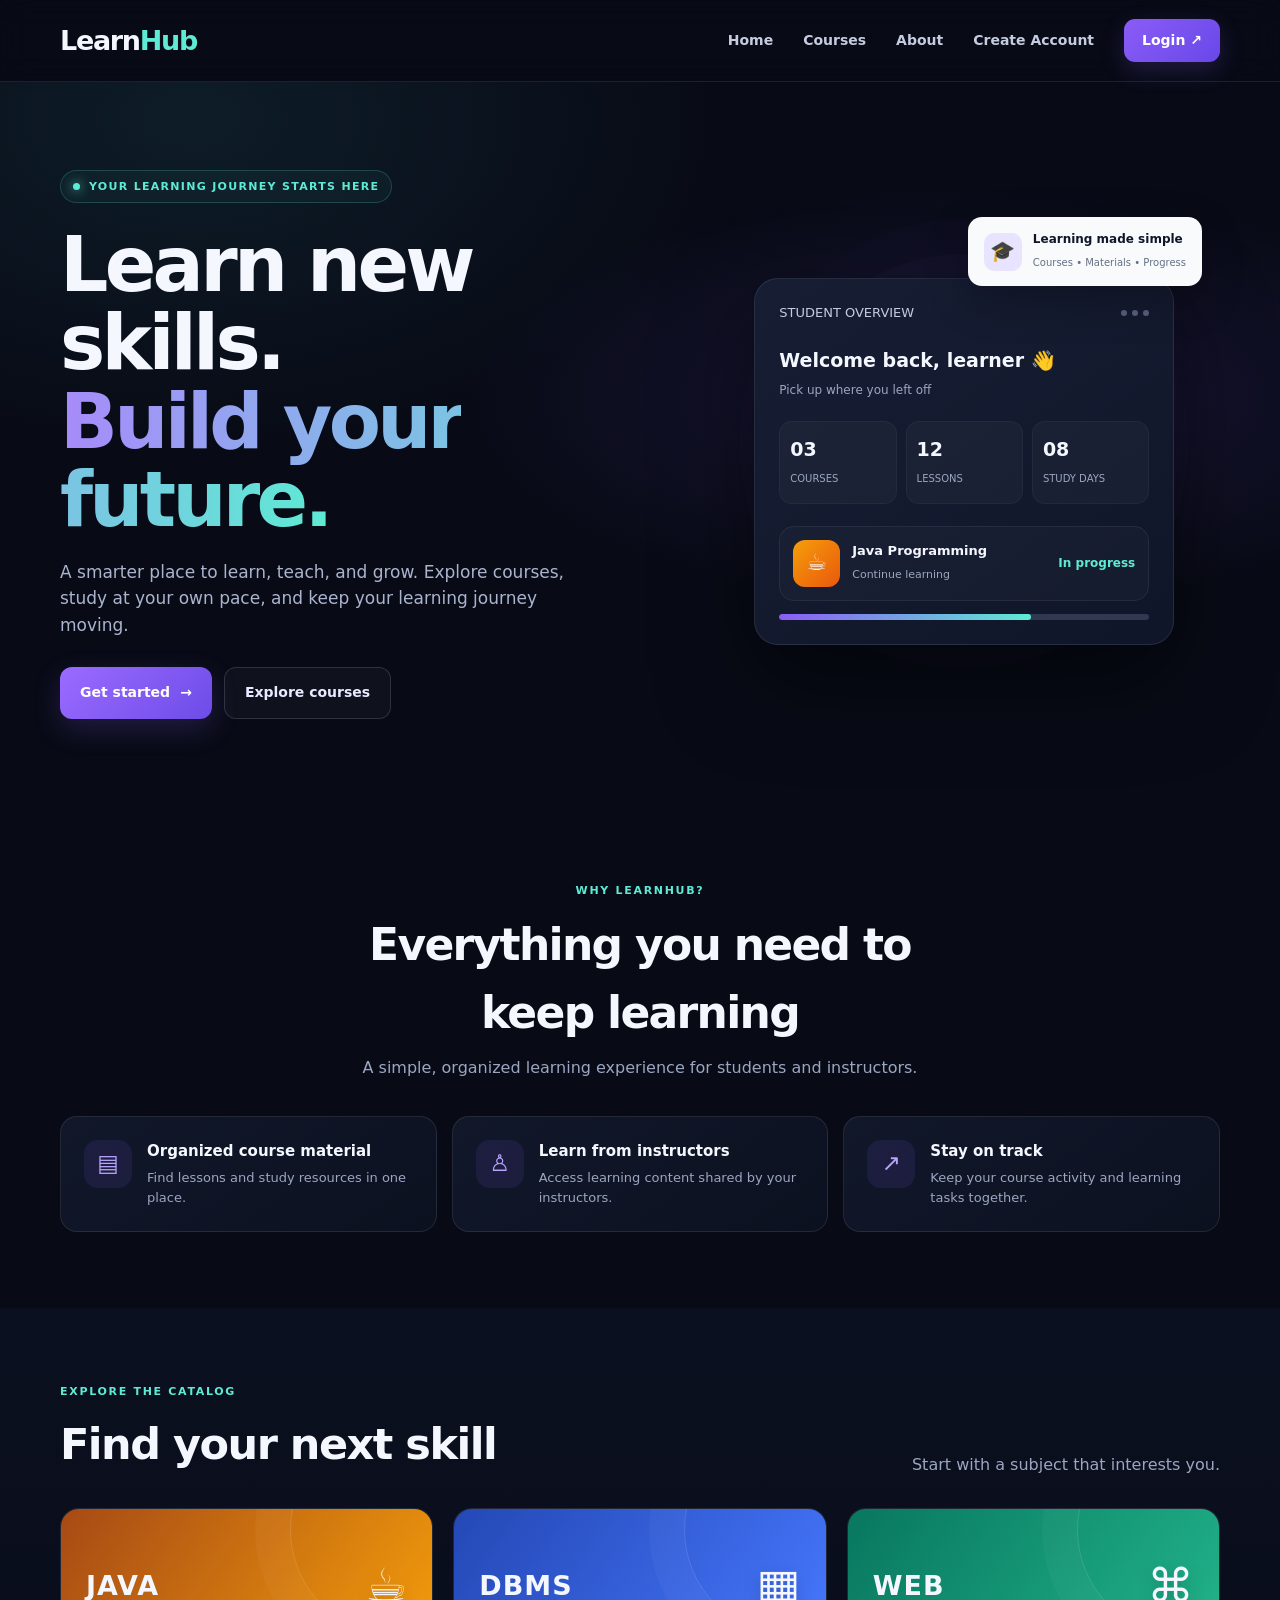
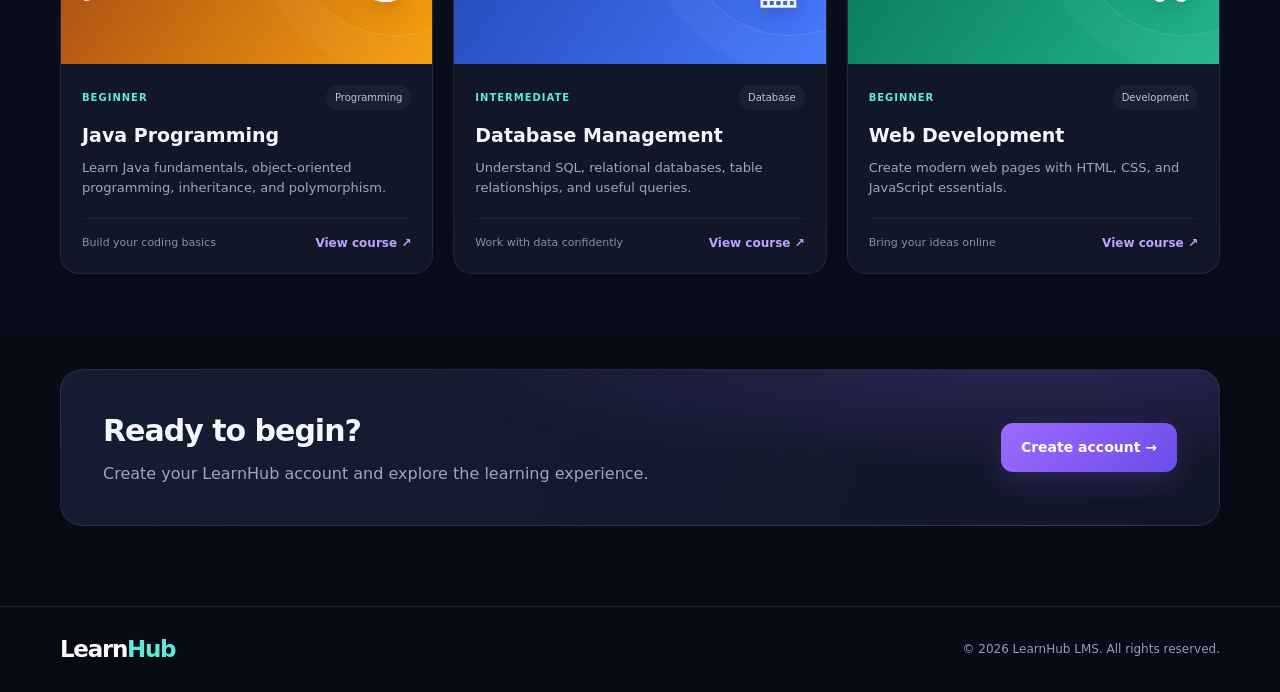
<file: web/index.html>
<!DOCTYPE html>
<html lang="en">
<head>
<meta charset="UTF-8">
<meta name="viewport" content="width=device-width, initial-scale=1.0">
<title>LearnHub — Learn without limits</title>
<style>
:root{--bg:#080b16;--panel:#101629;--panel2:#151c31;--text:#f5f7ff;--muted:#9ba6c2;--purple:#8b5cf6;--cyan:#5eead4;--line:rgba(255,255,255,.09)}
*{box-sizing:border-box}html{scroll-behavior:smooth}body{margin:0;background:var(--bg);color:var(--text);font-family:Inter,ui-sans-serif,system-ui,-apple-system,"Segoe UI",sans-serif;line-height:1.55}
a{text-decoration:none;color:inherit}button{font:inherit}.wrap{width:min(1160px,calc(100% - 42px));margin:auto}
.nav{height:82px;display:flex;align-items:center;justify-content:space-between;border-bottom:1px solid var(--line);background:rgba(8,11,22,.88);backdrop-filter:blur(16px);position:sticky;top:0;z-index:20}
.brand{font-size:27px;font-weight:850;letter-spacing:-1.3px}.brand b{color:var(--cyan)}
.navlinks{display:flex;align-items:center;gap:30px;color:#c6cce0;font-size:14px;font-weight:600}.navlinks a:hover{color:white}
.navbtn{padding:11px 18px;border-radius:11px;background:linear-gradient(135deg,var(--purple),#6848e8);color:white;box-shadow:0 8px 24px #8b5cf633}
.menu{display:none;background:#151c31;border:1px solid var(--line);color:white;border-radius:10px;padding:8px 12px}
.hero{position:relative;overflow:hidden;padding:88px 0 82px;background:radial-gradient(ellipse at 76% 44%,#35256b66 0,transparent 37%),radial-gradient(ellipse at 15% 5%,#1d4e5a44 0,transparent 34%)}
.heroGrid{display:grid;grid-template-columns:1.08fr .92fr;align-items:center;gap:48px}
.eyebrow{display:inline-flex;align-items:center;gap:9px;border:1px solid #5eead433;background:#5eead40b;color:var(--cyan);padding:7px 12px;border-radius:99px;font-size:11px;font-weight:800;letter-spacing:1.3px;text-transform:uppercase}
.eyebrow:before{content:"";width:7px;height:7px;background:var(--cyan);border-radius:50%;box-shadow:0 0 12px var(--cyan)}
h1{font-size:clamp(46px,6vw,76px);line-height:1.03;letter-spacing:-3.7px;margin:23px 0 20px;font-weight:850}
h1 span{background:linear-gradient(90deg,#a78bfa,#5eead4);-webkit-background-clip:text;background-clip:text;color:transparent}
.lead{font-size:17px;color:#aab4ce;max-width:550px;margin:0 0 29px}
.actions{display:flex;gap:12px;flex-wrap:wrap}.button{display:inline-flex;align-items:center;justify-content:center;gap:10px;padding:14px 20px;border-radius:12px;font-weight:750;font-size:14px;transition:.2s}
.primary{background:linear-gradient(135deg,#9b6bff,#6d4ce8);box-shadow:0 10px 28px #8b5cf633;color:white}.primary:hover{transform:translateY(-3px);box-shadow:0 15px 35px #8b5cf655}
.ghost{border:1px solid #ffffff22;background:#ffffff08;color:#e8eaff}.ghost:hover{background:#ffffff12;transform:translateY(-2px)}
.heroVisual{min-height:455px;position:relative;display:grid;place-items:center;padding:34px 8px 0}
.orbit{position:absolute;width:310px;height:310px;left:50%;top:50%;transform:translate(-50%,-50%);border:1px solid #8b5cf61c;border-radius:50%;box-shadow:0 0 0 35px #8b5cf608,0 0 0 70px #8b5cf604;pointer-events:none}
.mock{position:relative;width:min(100%,420px);background:linear-gradient(145deg,#171e34,#101629);border:1px solid #ffffff15;border-radius:24px;padding:24px;box-shadow:0 35px 90px #0008;transform:none;animation:float 6s ease-in-out infinite}
.mockHead{display:flex;justify-content:space-between;align-items:center;color:#c6cce0;font-size:13px;margin-bottom:23px}.dots{display:flex;gap:5px}.dots i{width:6px;height:6px;border-radius:50%;background:#58617c}
.mockTitle{font-size:19px;font-weight:800;margin-bottom:5px}.mockSub{font-size:12px;color:var(--muted)}
.mockStat{display:grid;grid-template-columns:repeat(3,1fr);gap:9px;margin:22px 0}
.stat{padding:13px 10px;border-radius:13px;background:#ffffff08;border:1px solid #ffffff0a}.stat strong{display:block;font-size:19px}.stat span{color:var(--muted);font-size:10px}
.lesson{display:flex;align-items:center;gap:12px;padding:13px;border:1px solid #ffffff10;background:#ffffff06;border-radius:15px}
.lessonIcon{width:47px;height:47px;display:grid;place-items:center;border-radius:12px;background:linear-gradient(135deg,#f59e0b,#ea580c);font-size:23px}
.lessonText{flex:1}.lessonText strong{display:block;font-size:13px}.lessonText span{font-size:11px;color:var(--muted)}
.pct{font-size:12px;color:var(--cyan);font-weight:800}
.progress{height:6px;border-radius:99px;background:#303951;margin-top:13px;overflow:hidden}.progress span{display:block;width:68%;height:100%;background:linear-gradient(90deg,#8b5cf6,#5eead4);border-radius:99px}
.floating{position:absolute;right:18px;top:0;z-index:2;padding:13px 16px;background:#f8fafc;color:#101629;border-radius:14px;box-shadow:0 15px 40px #0004;display:flex;gap:11px;align-items:center;animation:float 5s ease-in-out infinite}
.floating .emoji{width:38px;height:38px;display:grid;place-items:center;border-radius:10px;background:#e8e4ff;font-size:20px}.floating strong{font-size:12px;display:block}.floating small{font-size:10px;color:#647084}
.section{padding:76px 0}.sectionHead{text-align:center;max-width:650px;margin:0 auto 35px}.kicker{color:var(--cyan);font-size:11px;font-weight:850;letter-spacing:1.7px;text-transform:uppercase}.sectionHead h2{font-size:clamp(30px,4vw,44px);letter-spacing:-1.7px;margin:9px 0}.sectionHead p{color:var(--muted);margin:0}
.benefits{display:grid;grid-template-columns:repeat(3,1fr);gap:15px}
.benefit{padding:23px;border:1px solid var(--line);border-radius:17px;background:linear-gradient(145deg,#11182a,#0c1120);display:flex;gap:15px;align-items:flex-start;transition:.2s}
.benefit:hover{transform:translateY(-4px);border-color:#8b5cf655}.benefitIcon{width:48px;height:48px;flex:0 0 48px;border-radius:14px;display:grid;place-items:center;background:#8b5cf61c;color:#b9a4ff;font-size:23px}
.benefit h3{font-size:15px;margin:0 0 5px}.benefit p{font-size:13px;color:var(--muted);margin:0}
.courseSection{padding:70px 0 95px;background:linear-gradient(180deg,#0b1020,#080b16)}
.courseTop{display:flex;align-items:end;justify-content:space-between;gap:20px;margin-bottom:30px}.courseTop h2{font-size:clamp(30px,4vw,43px);letter-spacing:-1.5px;margin:8px 0 0}.courseTop p{color:var(--muted);margin:0}
.cards{display:grid;grid-template-columns:repeat(3,1fr);gap:20px}
.course{overflow:hidden;border-radius:19px;border:1px solid #ffffff12;background:#111729;transition:transform .25s,border-color .25s,box-shadow .25s}
.course:hover{transform:translateY(-7px);border-color:#8b5cf666;box-shadow:0 24px 55px #0004}
.cover{height:155px;position:relative;overflow:hidden;display:flex;align-items:center;justify-content:space-between;padding:25px}
.cover:after{content:"";position:absolute;width:210px;height:210px;border:1px solid #ffffff22;border-radius:50%;right:-70px;top:-85px;box-shadow:0 0 0 35px #ffffff08}
.cover.java{background:linear-gradient(125deg,#a64a15,#f59e0b)}.cover.db{background:linear-gradient(125deg,#2448b5,#4778ff)}.cover.web{background:linear-gradient(125deg,#08775f,#22b58b)}
.coverLabel{font-size:27px;font-weight:900;letter-spacing:1px;position:relative;z-index:1}.coverSymbol{font-size:47px;position:relative;z-index:1;filter:drop-shadow(0 6px 8px #0003)}
.courseBody{padding:21px}.courseMeta{display:flex;justify-content:space-between;align-items:center;gap:10px}.level{font-size:10px;letter-spacing:1px;text-transform:uppercase;font-weight:850;color:var(--cyan)}.pill{font-size:10px;padding:5px 9px;border-radius:99px;background:#ffffff0a;color:#b8c2dc}
.course h3{font-size:19px;margin:11px 0 7px}.course p{font-size:13px;color:var(--muted);min-height:42px;margin:0 0 18px}
.courseFoot{display:flex;justify-content:space-between;align-items:center;border-top:1px solid #ffffff0d;padding-top:15px}.courseFoot small{color:#8590ad;font-size:11px}.courseFoot a{font-size:12px;font-weight:800;color:#b9a4ff}.courseFoot a:hover{color:var(--cyan)}
.callout{padding:0 0 80px}.calloutBox{border:1px solid #ffffff13;border-radius:22px;padding:38px 42px;display:flex;align-items:center;justify-content:space-between;gap:24px;background:radial-gradient(ellipse at 85% 0,#6547b544,transparent 45%),linear-gradient(110deg,#151d33,#111629)}
.calloutBox h2{font-size:30px;letter-spacing:-1px;margin:0 0 7px}.calloutBox p{color:var(--muted);margin:0}
footer{border-top:1px solid var(--line);padding:25px 0;color:#929db9;font-size:12px}.foot{display:flex;justify-content:space-between;align-items:center;gap:20px}.foot .brand{font-size:23px;color:white}
@keyframes float{0%,100%{transform:translateY(0)}50%{transform:translateY(-5px)}}
@media(max-width:850px){.heroGrid{grid-template-columns:1fr;gap:25px}.hero{padding:65px 0}.heroVisual{min-height:420px}.benefits{gap:10px}.benefit{padding:17px;display:block}.benefitIcon{margin-bottom:12px}.cards{gap:13px}.courseBody{padding:17px}.cover{height:135px;padding:19px}}
@media(max-width:650px){.wrap{width:calc(100% - 32px)}.nav{height:70px}.menu{display:block}.navlinks{display:none;position:absolute;top:70px;left:0;right:0;background:#0c1120;padding:17px 22px 22px;border-bottom:1px solid var(--line);flex-direction:column;align-items:stretch;gap:8px}.navlinks.open{display:flex}.navlinks a{padding:9px}.navlinks .navbtn{text-align:center}.hero{padding:55px 0 65px}h1{font-size:48px;letter-spacing:-2.4px}.lead{font-size:15px}.heroVisual{min-height:360px;padding:42px 0 0}.mock{padding:18px;transform:none;width:100%;max-width:420px}.floating{right:5px;top:0;padding:10px 12px}.floating strong{font-size:11px}.floating small{font-size:9px}.orbit{width:270px;height:270px}.section{padding:58px 0}.benefits{grid-template-columns:1fr;gap:12px}.benefit{display:flex;padding:18px}.benefitIcon{margin:0}.courseTop{display:block}.courseTop p{margin-top:8px}.cards{grid-template-columns:1fr;gap:17px}.cover{height:150px}.course p{min-height:0}.callout{padding-bottom:58px}.calloutBox{padding:28px 24px;display:block}.calloutBox h2{font-size:27px}.calloutBox .button{margin-top:20px}.foot{flex-direction:column;text-align:center;gap:5px}}
@media(prefers-reduced-motion:reduce){*,*:before,*:after{animation:none!important;transition:none!important;scroll-behavior:auto!important}}
</style>
</head>
<body>
<header class="nav">
  <div class="wrap" style="display:flex;align-items:center;justify-content:space-between;gap:20px">
    <a href="index.html" class="brand">Learn<b>Hub</b></a>
    <button class="menu" id="menuBtn" aria-expanded="false" aria-label="Open menu">☰</button>
    <nav class="navlinks" id="navLinks">
      <a href="#home">Home</a><a href="#courses">Courses</a><a href="#about">About</a>
      <a href="register.html">Create Account</a><a href="login.html" class="navbtn">Login ↗</a>
    </nav>
  </div>
</header>
<main>
<section class="hero" id="home">
  <div class="wrap heroGrid">
    <div>
      <span class="eyebrow">Your learning journey starts here</span>
      <h1>Learn new skills.<br><span>Build your future.</span></h1>
      <p class="lead">A smarter place to learn, teach, and grow. Explore courses, study at your own pace, and keep your learning journey moving.</p>
      <div class="actions"><a class="button primary" href="register.html">Get started <span>→</span></a><a class="button ghost" href="#courses">Explore courses</a></div>
    </div>
    <div class="heroVisual">
      <div class="orbit"></div>
      <div class="floating"><span class="emoji">🎓</span><div><strong>Learning made simple</strong><small>Courses • Materials • Progress</small></div></div>
      <div class="mock">
        <div class="mockHead"><span>STUDENT OVERVIEW</span><span class="dots"><i></i><i></i><i></i></span></div>
        <div class="mockTitle">Welcome back, learner 👋</div><div class="mockSub">Pick up where you left off</div>
        <div class="mockStat"><div class="stat"><strong>03</strong><span>COURSES</span></div><div class="stat"><strong>12</strong><span>LESSONS</span></div><div class="stat"><strong>08</strong><span>STUDY DAYS</span></div></div>
        <div class="lesson"><div class="lessonIcon">☕</div><div class="lessonText"><strong>Java Programming</strong><span>Continue learning</span></div><span class="pct">In progress</span></div>
        <div class="progress"><span></span></div>
      </div>
    </div>
  </div>
</section>
<section class="section" id="about">
  <div class="wrap">
    <div class="sectionHead"><span class="kicker">Why LearnHub?</span><h2>Everything you need to keep learning</h2><p>A simple, organized learning experience for students and instructors.</p></div>
    <div class="benefits">
      <article class="benefit"><div class="benefitIcon">▤</div><div><h3>Organized course material</h3><p>Find lessons and study resources in one place.</p></div></article>
      <article class="benefit"><div class="benefitIcon">♙</div><div><h3>Learn from instructors</h3><p>Access learning content shared by your instructors.</p></div></article>
      <article class="benefit"><div class="benefitIcon">↗</div><div><h3>Stay on track</h3><p>Keep your course activity and learning tasks together.</p></div></article>
    </div>
  </div>
</section>
<section class="courseSection" id="courses">
  <div class="wrap">
    <div class="courseTop"><div><span class="kicker">Explore the catalog</span><h2>Find your next skill</h2></div><p>Start with a subject that interests you.</p></div>
    <div class="cards">
      <article class="course"><div class="cover java"><span class="coverLabel">JAVA</span><span class="coverSymbol">☕</span></div><div class="courseBody"><div class="courseMeta"><span class="level">Beginner</span><span class="pill">Programming</span></div><h3>Java Programming</h3><p>Learn Java fundamentals, object-oriented programming, inheritance, and polymorphism.</p><div class="courseFoot"><small>Build your coding basics</small><a href="login.html">View course ↗</a></div></div></article>
      <article class="course"><div class="cover db"><span class="coverLabel">DBMS</span><span class="coverSymbol">▦</span></div><div class="courseBody"><div class="courseMeta"><span class="level">Intermediate</span><span class="pill">Database</span></div><h3>Database Management</h3><p>Understand SQL, relational databases, table relationships, and useful queries.</p><div class="courseFoot"><small>Work with data confidently</small><a href="login.html">View course ↗</a></div></div></article>
      <article class="course"><div class="cover web"><span class="coverLabel">WEB</span><span class="coverSymbol">⌘</span></div><div class="courseBody"><div class="courseMeta"><span class="level">Beginner</span><span class="pill">Development</span></div><h3>Web Development</h3><p>Create modern web pages with HTML, CSS, and JavaScript essentials.</p><div class="courseFoot"><small>Bring your ideas online</small><a href="login.html">View course ↗</a></div></div></article>
    </div>
  </div>
</section>
<section class="callout"><div class="wrap"><div class="calloutBox"><div><h2>Ready to begin?</h2><p>Create your LearnHub account and explore the learning experience.</p></div><a class="button primary" href="register.html">Create account →</a></div></div></section>
</main>
<footer><div class="wrap foot"><a href="index.html" class="brand">Learn<b>Hub</b></a><span>© 2026 LearnHub LMS. All rights reserved.</span></div></footer>
<script>
(() => {
  const btn = document.getElementById('menuBtn');
  const nav = document.getElementById('navLinks');
  if (!btn || !nav) return;
  btn.addEventListener('click', () => {
    const isOpen = nav.classList.toggle('open');
    btn.setAttribute('aria-expanded', String(isOpen));
    btn.setAttribute('aria-label', isOpen ? 'Close menu' : 'Open menu');
  });
  nav.querySelectorAll('a').forEach(a => a.addEventListener('click', () => {
    nav.classList.remove('open');
    btn.setAttribute('aria-expanded', 'false');
    btn.setAttribute('aria-label', 'Open menu');
  }));
})();
</script>
</body>
</html>
</file>
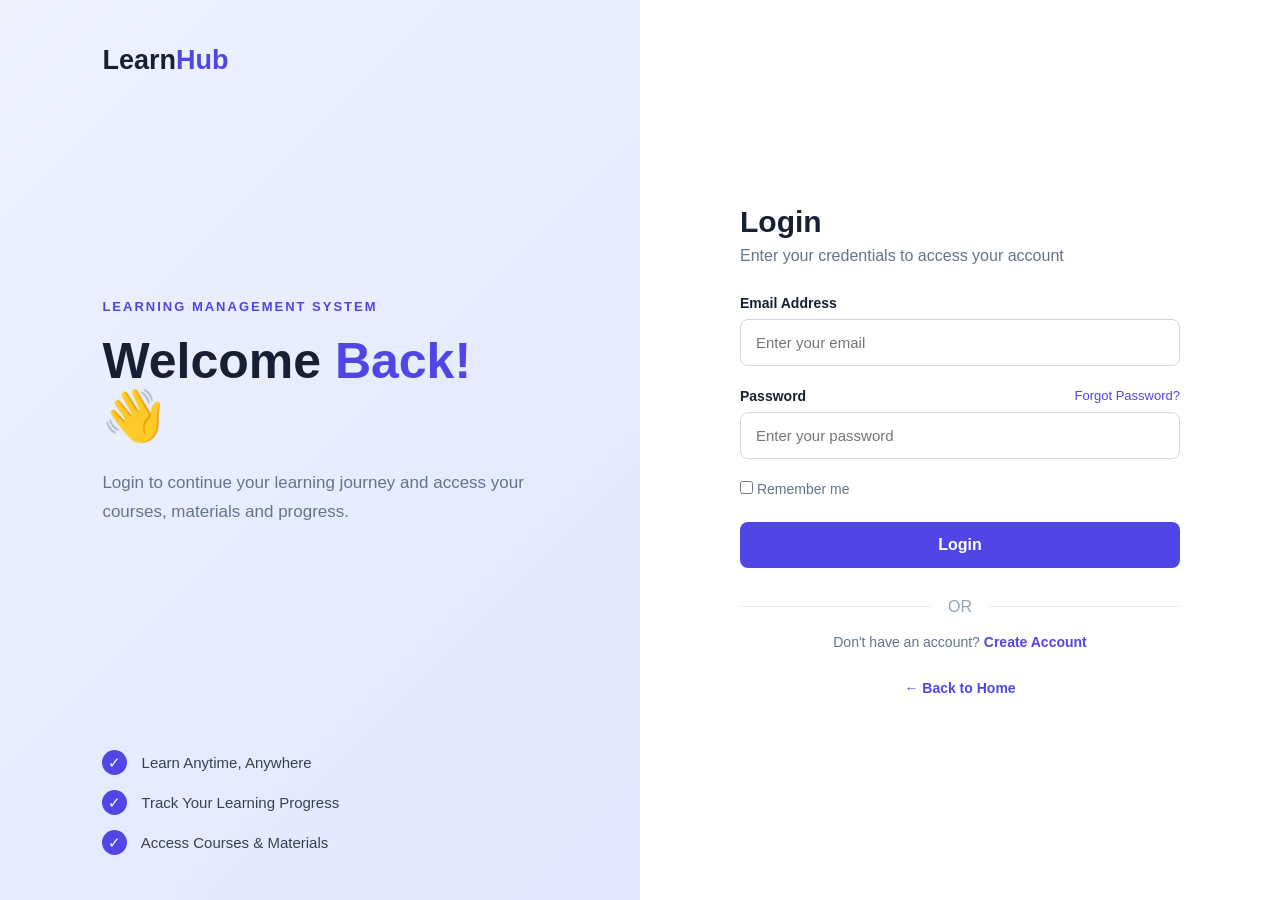
<file: web/login.html>
<!DOCTYPE html>
<html lang="en">

<head>

    <meta charset="UTF-8">

    <meta name="viewport"
          content="width=device-width, initial-scale=1.0">

    <title>Login - LearnHub LMS</title>

    <link rel="stylesheet" href="css/login.css">

</head>

<body>

<div class="login-container">

    <!-- ================= LEFT SIDE ================= -->

    <div class="login-left">

        <!-- BRAND -->
        <div class="brand">
            Learn<span>Hub</span>
        </div>


        <!-- WELCOME -->
        <div class="welcome">

            <div class="small-title">
                LEARNING MANAGEMENT SYSTEM
            </div>

            <h1>
                Welcome <span>Back!</span> 👋
            </h1>

            <p>
                Login to continue your learning journey
                and access your courses, materials and
                progress.
            </p>

        </div>


        <!-- FEATURES -->
        <div class="login-features">

            <div>
                <span>✓</span>
                Learn Anytime, Anywhere
            </div>

            <div>
                <span>✓</span>
                Track Your Learning Progress
            </div>

            <div>
                <span>✓</span>
                Access Courses & Materials
            </div>

        </div>

    </div>


    <!-- ================= RIGHT SIDE ================= -->

    <div class="login-right">

        <div class="login-box">


            <!-- LOGIN HEADING -->

            <div class="login-heading">

                <h2>Login</h2>

                <p>
                    Enter your credentials to access your account
                </p>

            </div>


            <!-- LOGIN FORM -->

            <form id="loginForm" action="/lms/login" method="POST">


                <!-- EMAIL -->

                <div class="input-group">

                    <label for="email">
                        Email Address
                    </label>

                    <input
                        type="email"
                        id="email"
                        name="email"
                        placeholder="Enter your email"
                        required
                        autocomplete="email"
                    >

                </div>


                <!-- PASSWORD -->

                <div class="input-group">

                    <div class="password-label">

                        <label for="password">
                            Password
                        </label>

                        <a href="#" onclick="return false;">
                            Forgot Password?
                        </a>

                    </div>

                    <input
                        type="password"
                        id="password"
                        name="password"
                        placeholder="Enter your password"
                        required
                        autocomplete="current-password"
                    >

                </div>


                <!-- REMEMBER ME -->

                <div class="remember">

                    <label>

                        <input
                            type="checkbox"
                            id="rememberMe"
                        >

                        Remember me

                    </label>

                </div>


                <!-- LOGIN BUTTON -->

                <button
                    type="submit"
                    class="login-submit"
                    id="loginBtn"
                >
                    Login
                </button>

            </form>


            <!-- DIVIDER -->

            <div class="divider">
                <span>OR</span>
            </div>


            <!-- REGISTER -->

            <div class="register-link">

                Don't have an account?

                <a href="register.html">
                    Create Account
                </a>

            </div>


            <!-- BACK HOME -->

            <div class="back-home">

                <a href="index.html">
                    ← Back to Home
                </a>

            </div>

        </div>

    </div>

</div>


<!-- LOGIN JAVASCRIPT -->

<script src="js/script.js"></script>

</body>

</html>
</file>
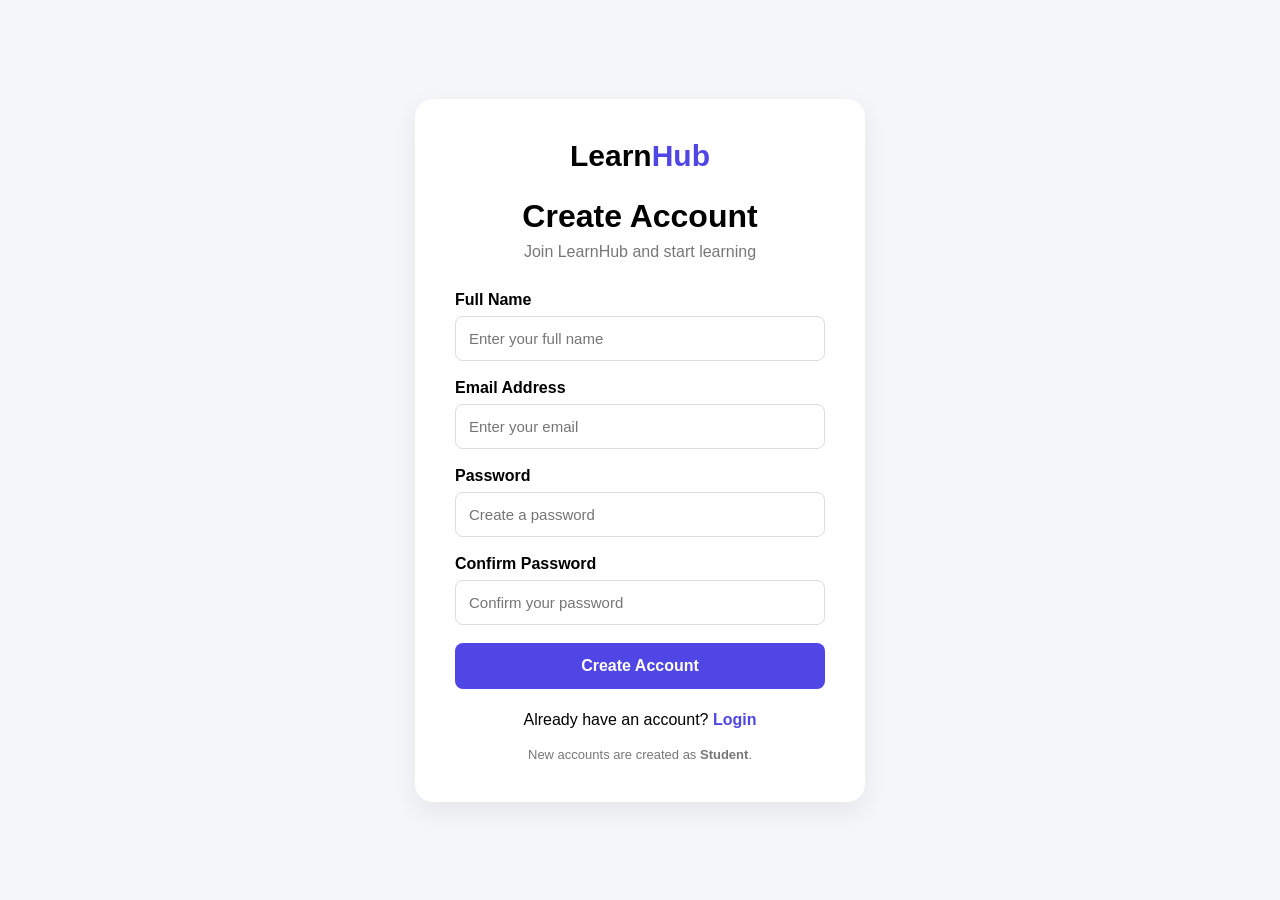
<file: web/register.html>
<!DOCTYPE html>
<html lang="en">
<head>
    <meta charset="UTF-8">
    <meta name="viewport" content="width=device-width, initial-scale=1.0">
    <title>Create Account - LearnHub</title>
    <link rel="stylesheet" href="css/register.css">
</head>

<body>

<div class="register-container">

    <div class="register-card">

        <div class="logo">
            Learn<span>Hub</span>
        </div>

        <h1>Create Account</h1>
        <p class="subtitle">Join LearnHub and start learning</p>

        <form id="registerForm" novalidate>

            <div class="input-group">
                <label>Full Name</label>
                <input
                    type="text"
                    id="name"
                    placeholder="Enter your full name"
                    required>
            </div>

            <div class="input-group">
                <label>Email Address</label>
                <input
                    type="email"
                    id="email"
                    placeholder="Enter your email"
                    required>
            </div>

            <div class="input-group">
                <label>Password</label>
                <input
                    type="password"
                    id="password"
                    placeholder="Create a password"
                    required>
            </div>

            <div class="input-group">
                <label>Confirm Password</label>
                <input
                    type="password"
                    id="confirmPassword"
                    placeholder="Confirm your password"
                    required>
            </div>

            <p id="formMessage" class="form-message" role="alert" aria-live="polite"></p>

            <button id="registerButton" type="submit">Create Account</button>

        </form>

        <p class="login-link">
            Already have an account?
            <a href="login.html">Login</a>
        </p>

        <p class="role-info">
            New accounts are created as <strong>Student</strong>.
        </p>

    </div>

</div>

<script src="js/register.js"></script>

</body>
</html>
</file>
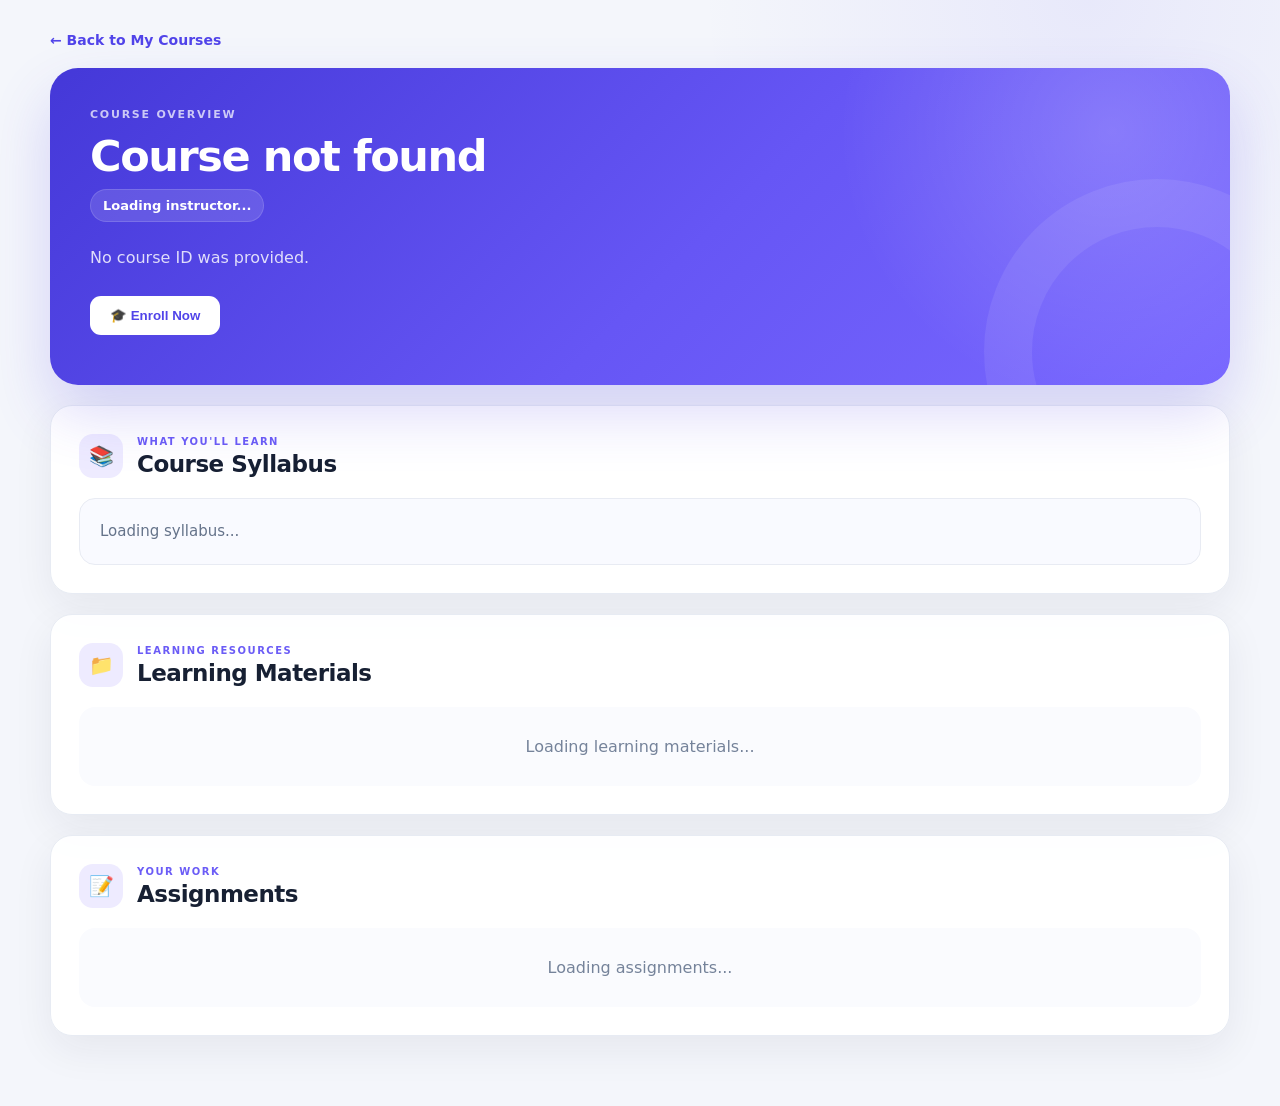
<file: web/pages/course-details.html>
<!DOCTYPE html>
<html lang="en">

<head>

    <meta charset="UTF-8">

    <meta name="viewport"
          content="width=device-width, initial-scale=1.0">

    <title>Course Details - LearnHub</title>

    <style>
:root{
    --bg:#f4f6fb;
    --surface:#fff;
    --ink:#172033;
    --muted:#6b7890;
    --line:#e7ebf3;
    --primary:#5b4df6;
    --primary2:#806cff;
    --navy:#111827;
    --success:#10b981;
}
*{box-sizing:border-box}
html{scroll-behavior:smooth}
body{
    margin:0;
    font-family:Inter,ui-sans-serif,system-ui,-apple-system,BlinkMacSystemFont,"Segoe UI",sans-serif;
    color:var(--ink);
    background:
      radial-gradient(circle at 85% 0%,rgba(91,77,246,.08),transparent 25%),
      var(--bg);
}
.container{
    width:min(1180px,calc(100% - 40px));
    margin:0 auto;
    padding:30px 0 70px;
}
.back-btn{
    display:inline-flex;
    align-items:center;
    gap:8px;
    margin-bottom:20px;
    color:#5144e9;
    text-decoration:none;
    font-size:14px;
    font-weight:750;
}
.back-btn:hover{color:#382ccf;transform:translateX(-2px)}
.course-hero{
    position:relative;
    overflow:hidden;
    padding:40px;
    min-height:260px;
    border-radius:28px;
    color:#fff;
    background:
      radial-gradient(circle at 90% 20%,rgba(255,255,255,.18),transparent 25%),
      linear-gradient(135deg,#4438d8,#6656f5 55%,#7968ff);
    box-shadow:0 28px 60px rgba(79,67,232,.20);
}
.course-hero:before{
    content:"";
    position:absolute;
    width:250px;height:250px;
    right:-100px;bottom:-140px;
    border:48px solid rgba(255,255,255,.08);
    border-radius:50%;
}
.hero-kicker{
    position:relative;
    z-index:2;
    margin:0 0 12px;
    font-size:11px;
    font-weight:850;
    letter-spacing:.16em;
    color:rgba(255,255,255,.72);
}
.course-title{
    position:relative;
    z-index:2;
    margin:0 0 10px;
    font-size:43px;
    line-height:1.08;
    letter-spacing:-1.4px;
    color:#fff;
}
.instructor{
    position:relative;
    z-index:2;
    display:inline-flex;
    padding:8px 12px;
    border-radius:999px;
    background:rgba(255,255,255,.13);
    border:1px solid rgba(255,255,255,.14);
    color:#fff;
    font-size:13px;
    font-weight:700;
}
.description{
    position:relative;
    z-index:2;
    max-width:760px;
    margin:22px 0 0;
    color:rgba(255,255,255,.82);
    font-size:16px;
    line-height:1.7;
}
.card{
    margin-top:20px;
    padding:28px;
    border:1px solid var(--line);
    border-radius:22px;
    background:rgba(255,255,255,.96);
    box-shadow:0 14px 40px rgba(25,35,60,.065);
}
.section-head{
    display:flex;
    align-items:flex-start;
    gap:14px;
    margin-bottom:20px;
}
.section-icon{
    width:44px;height:44px;
    flex:0 0 44px;
    display:flex;
    align-items:center;
    justify-content:center;
    border-radius:14px;
    background:#eeebff;
    color:#5545e8;
    font-size:20px;
}
.section-kicker{
    margin:2px 0 4px;
    color:#6b5cf6;
    font-size:10px;
    font-weight:850;
    letter-spacing:.15em;
}
.section-title{
    margin:0;
    font-size:23px;
    letter-spacing:-.5px;
}
.syllabus{
    padding:19px 20px;
    border:1px solid #e8ebf3;
    border-radius:16px;
    background:#f9faff;
    color:#65738a;
    font-size:15px;
    line-height:1.8;
}
.materials-list,.assignments-list{
    display:flex;
    flex-direction:column;
    gap:13px;
}
.material{
    display:flex;
    align-items:center;
    justify-content:space-between;
    gap:18px;
    padding:17px;
    border:1px solid #e7ebf3;
    border-radius:17px;
    background:linear-gradient(180deg,#fff,#fafbfe);
    transition:.2s ease;
}
.material:hover,.assignment-card:hover{
    transform:translateY(-2px);
    border-color:#d9def0;
    box-shadow:0 12px 28px rgba(25,35,60,.08);
}
.material-left{display:flex;align-items:center;gap:14px;min-width:0}
.material-icon{
    width:52px;height:52px;
    flex:0 0 52px;
    display:flex;
    align-items:center;
    justify-content:center;
    border-radius:15px;
    background:linear-gradient(135deg,#f0edff,#e9e5ff);
    font-size:25px;
}
.material-title{margin:0;font-size:16px}
.material-description{margin:5px 0 0;color:#6b7890;font-size:13px}
.material-file{
    margin:6px 0 0;
    color:#96a1b2;
    font-size:12px;
    white-space:nowrap;
    overflow:hidden;
    text-overflow:ellipsis;
    max-width:700px;
}
.download-btn{
    flex:0 0 auto;
    display:inline-flex;
    align-items:center;
    justify-content:center;
    padding:11px 16px;
    border-radius:11px;
    color:#fff;
    text-decoration:none;
    background:linear-gradient(135deg,#5144e9,#6b59f7);
    font-size:13px;
    font-weight:750;
    box-shadow:0 8px 18px rgba(91,77,246,.18);
}
.download-btn:hover{transform:translateY(-2px);box-shadow:0 12px 24px rgba(91,77,246,.24)}
.assignment-card{
    padding:22px;
    border:1px solid #e7ebf3;
    border-radius:18px;
    background:linear-gradient(180deg,#fff,#fafbfe);
    transition:.2s ease;
}
.assignment-title{margin:0 0 7px;font-size:19px}
.assignment-description{margin:0 0 15px;color:#6b7890;line-height:1.6}
.assignment-meta{
    display:flex;
    flex-wrap:wrap;
    gap:8px;
    margin-bottom:16px;
}
.assignment-meta span{
    padding:7px 10px;
    border:1px solid #e6eaf2;
    border-radius:999px;
    background:#f6f8fc;
    color:#5d6b80;
    font-size:12px;
}
.submission-form{
    margin-top:16px;
    padding:17px;
    border:1px solid #e7ebf3;
    border-radius:16px;
    background:#fafbfe;
}
.submission-form input[type=file]{
    width:100%;
    padding:12px;
    margin-bottom:10px;
    border:1px dashed #cdd5e3;
    border-radius:11px;
    background:#fff;
    color:#637087;
}
.submit-btn{
    border:0;
    padding:11px 16px;
    border-radius:11px;
    color:#fff;
    background:linear-gradient(135deg,#0ea875,#18b981);
    font-weight:750;
    cursor:pointer;
    box-shadow:0 8px 18px rgba(16,185,129,.16);
}
.submit-btn:hover{transform:translateY(-1px)}
.submit-btn:disabled{opacity:.6;cursor:not-allowed}
.submission-message{margin-top:10px;font-size:13px;font-weight:700}
.submission-status{margin-top:12px!important}
.loading,.empty,.error{
    padding:30px;
    text-align:center;
    border-radius:16px;
}
.loading{color:#75839a;background:#fafbfe}
.empty{color:#8793a5;background:#f8f9fc;border:1px dashed #dfe4ed}
.error{color:#b91c1c;background:#fff6f6;border:1px solid #fee2e2}
.submission-notice{padding:13px 15px;border-radius:12px;font-size:12px}.pending-notice{background:#f8fafc;color:#68768b;border:1px solid #e7ebf3}.submitted-notice{padding:15px;background:#effcf6;border:1px solid #c9f1dd;border-radius:14px}.submission-heading{display:block;color:#087f5b;font-size:14px;margin-bottom:8px}.submitted-notice div{color:#536176;font-size:12px;margin-top:6px}.submitted-notice .marks{color:#172033;font-weight:750;margin-top:10px}@media(max-width:700px){
    .container{width:min(100% - 24px,1180px);padding-top:18px}
    .course-hero{padding:28px 24px;min-height:230px}
    .course-title{font-size:32px}
    .card{padding:20px}
    .material{align-items:flex-start;flex-direction:column}
    .download-btn{width:100%}
    .material-file{max-width:calc(100vw - 100px)}
}
</style>

</head>


<body>


<div class="container">

    <a href="student-dashboard.html#coursesSection" class="back-btn">← Back to My Courses</a>

<section class="course-hero">
    <p class="hero-kicker">COURSE OVERVIEW</p>

    <h1 class="course-title" id="courseTitle">
        Loading...
    </h1>

    <div class="instructor" id="instructor">
        Loading instructor...
    </div>

    <p class="description" id="description">
        Loading course description...
    </p>

    <div style="margin-top:24px; position:relative; z-index:2;">

        <button
            type="button"
            id="enrollButton"
            class="submit-btn"
            style="
                background:#fff;
                color:#5144e9;
                box-shadow:none;
                padding:12px 20px;
            "
            onclick="enrollInCourse()">

            🎓 Enroll Now

        </button>

        <div
            id="enrollmentMessage"
            style="
                margin-top:10px;
                font-size:13px;
                font-weight:700;
            ">
        </div>

    </div>

</section>

    <section class="card">
        <div class="section-head">
            <div class="section-icon">📚</div>
            <div>
                <p class="section-kicker">WHAT YOU'LL LEARN</p>
                <h2 class="section-title">Course Syllabus</h2>
            </div>
        </div>
        <div class="syllabus" id="syllabus">Loading syllabus...</div>
    </section>

    <section class="card">
        <div class="section-head">
            <div class="section-icon">📁</div>
            <div>
                <p class="section-kicker">LEARNING RESOURCES</p>
                <h2 class="section-title">Learning Materials</h2>
            </div>
        </div>
        <div id="materialsContainer" class="materials-list">
            <div class="loading">Loading learning materials...</div>
        </div>
    </section>

    <section class="card">
        <div class="section-head">
            <div class="section-icon">📝</div>
            <div>
                <p class="section-kicker">YOUR WORK</p>
                <h2 class="section-title">Assignments</h2>
            </div>
        </div>
        <div id="assignmentsContainer" class="assignments-list">
            <div class="loading">Loading assignments...</div>
        </div>
    </section>

</div>


<script>


/* ================= GET COURSE ID ================= */

const params =
    new URLSearchParams(
        window.location.search
    );


const courseId =
    params.get("courseId");

let currentAssignments = [];


/* ================= START ================= */

if (!courseId) {

    document.getElementById(
        "courseTitle"
    ).textContent =
        "Course not found";

    document.getElementById(
        "description"
    ).textContent =
        "No course ID was provided.";

} else {

    loadCourse();

    loadMaterials();

    loadAssignments();

}


/* ================= LOAD COURSE ================= */

async function loadCourse() {

    try {

        const response =
            await fetch(
                "/lms/courses?courseId=" +
                encodeURIComponent(courseId)
            );


        if (!response.ok) {

            throw new Error(
                "Unable to load course."
            );

        }


        const course =
            await response.json();


        document.getElementById(
            "courseTitle"
        ).textContent =
            course.title ||
            "Course";


        document.getElementById(
            "instructor"
        ).textContent =
            "Instructor: " +
            (course.instructorName ||
             "Not assigned");


        document.getElementById(
            "description"
        ).textContent =
            course.description ||
            "No description available.";


        document.getElementById(
            "syllabus"
        ).textContent =
            course.syllabus ||
            "No syllabus available.";


    } catch (error) {

        console.error(error);

        document.getElementById(
            "courseTitle"
        ).textContent =
            "Unable to load course";


        document.getElementById(
            "description"
        ).textContent =
            "There was a problem loading this course.";

    }

}

/* ================= ENROLL IN COURSE ================= */

async function enrollInCourse() {

    const button =
        document.getElementById("enrollButton");

    const message =
        document.getElementById("enrollmentMessage");

    if (!courseId) {

        message.textContent =
            "❌ Course ID is missing.";

        return;
    }

    button.disabled = true;
    button.textContent = "Enrolling...";
    message.textContent = "";

    try {

        const response =
            await fetch("/lms/enroll", {

                method: "POST",

                headers: {
                    "Content-Type":
                        "application/x-www-form-urlencoded"
                },

                body:
                    "courseId=" +
                    encodeURIComponent(courseId)
            });


        const result =
            await response.json();


        if (response.ok) {

            message.textContent =
                "✅ " + result.message;

            button.textContent =
                "✅ Enrolled";

            button.disabled = true;

            setTimeout(() => {

                window.location.href =
                    "student-dashboard.html#coursesSection";

            }, 1200);

            return;
        }


        if (response.status === 409) {

            message.textContent =
                "ℹ️ " + result.message;

            button.textContent =
                "✅ Already Enrolled";

            button.disabled = true;

            return;
        }


        message.textContent =
            "❌ " +
            (result.message ||
             "Unable to enroll in this course.");

        button.disabled = false;
        button.textContent =
            "🎓 Enroll Now";


    } catch (error) {

        console.error(error);

        message.textContent =
            "❌ Something went wrong. Please try again.";

        button.disabled = false;
        button.textContent =
            "🎓 Enroll Now";
    }
}


/* ================= LOAD MATERIALS ================= */

async function loadMaterials() {

    const container =
        document.getElementById(
            "materialsContainer"
        );


    try {

        const response =
            await fetch(
                "/lms/materials?courseId=" +
                encodeURIComponent(courseId)
            );


        if (!response.ok) {

            throw new Error(
                "Unable to load materials."
            );

        }


        const materials =
            await response.json();


        console.log(
            "Materials:",
            materials
        );


        /* No materials */

        if (!materials ||
            materials.length === 0) {

            container.innerHTML = `

                <div class="empty">

                    📂 No learning materials
                    have been uploaded yet.

                </div>

            `;

            return;

        }


        let html = "";


        materials.forEach(
            material => {

                const icon =
                    getMaterialIcon(
                        material.materialType,
                        material.fileName
                    );


                html += `

                    <div class="material">


                        <div class="material-left">


                            <div class="material-icon">

                                ${icon}

                            </div>


                            <div>

                                <h3
                                    class="material-title">

                                    ${escapeHtml(
                                        material.title
                                    )}

                                </h3>


                                <p
                                    class="material-description">

                                    ${escapeHtml(
                                        material.description ||
                                        "Learning material"
                                    )}

                                </p>


                                <p
                                    class="material-file">

                                    📄
                                    ${escapeHtml(
                                        material.fileName ||
                                        "File"
                                    )}

                                </p>


                            </div>


                        </div>


                        <a
                            class="download-btn"
                            href="/lms/download-material?materialId=${material.materialId}">

                            ⬇ Download

                        </a>


                    </div>

                `;

            }
        );


        container.innerHTML =
            html;


    } catch (error) {

        console.error(error);


        container.innerHTML = `

            <div class="error">

                ❌ Unable to load learning materials.

            </div>

        `;

    }

}


/* ================= LOAD ASSIGNMENTS ================= */

async function loadAssignments() {

    const container =
        document.getElementById("assignmentsContainer");

    try {

        const response =
            await fetch(
                "/lms/assignments?courseId=" +
                encodeURIComponent(courseId)
            );

        if (!response.ok) {
            throw new Error("Unable to load assignments.");
        }

        const assignments =
            await response.json();

        currentAssignments = assignments;

        if (!assignments ||
            assignments.length === 0) {

            container.innerHTML = `
                <div class="empty">
                    📝 No assignments have been created yet.
                </div>
            `;

            return;
        }

        let html = "";

        assignments.forEach(assignment => {

            const dueDate =
                assignment.dueDate
                    ? new Date(assignment.dueDate).toLocaleString()
                    : "Not specified";

            html += `
                <div class="assignment-card">

                    <h3 class="assignment-title">
                        ${escapeHtml(assignment.title || "Assignment")}
                    </h3>

                    <p class="assignment-description">
                        ${escapeHtml(
                            assignment.description ||
                            "No description provided."
                        )}
                    </p>

                    <div class="assignment-meta">

                        <span>
                            📅 Due:
                            ${escapeHtml(dueDate)}
                        </span>

                        <span>
                            🎯 Max Marks:
                            ${escapeHtml(
                                String(assignment.maxMarks ?? 100)
                            )}
                        </span>

                    </div>

                    <form
                        class="submission-form"
                        data-assignment-id="${assignment.assignmentId}"
                        enctype="multipart/form-data">

                        <input
                            type="file"
                            name="file"
                            required>

                        <button
                            type="submit"
                            class="submit-btn">

                            📤 Submit Assignment

                        </button>

                        <div class="submission-message"></div>

                        <div
                            class="submission-status"
                            id="submission-status-${assignment.assignmentId}"
                            style="margin-top:12px;">
                        </div>

                    </form>

                </div>
            `;

        });

        container.innerHTML = html;

        /* Load each student's existing submission status */
        assignments.forEach(assignment => {

           loadMySubmission(
    assignment.assignmentId,
    assignment.dueDate
);

        });

        // Connect every assignment form to the real Java servlet.
        document
            .querySelectorAll(".submission-form")
            .forEach(form => {

                form.addEventListener(
                    "submit",
                    submitAssignment
                );

            });

    } catch (error) {

        console.error(error);

        container.innerHTML = `
            <div class="error">
                ❌ Unable to load assignments.
            </div>
        `;

    }

}


/* ================= SUBMIT ASSIGNMENT ================= */

async function submitAssignment(event) {

    event.preventDefault();

    const form = event.currentTarget;

    const assignmentId =
        form.dataset.assignmentId;

    const fileInput =
        form.querySelector('input[type="file"]');

    const button =
        form.querySelector(".submit-btn");

    const message =
        form.querySelector(".submission-message");

    if (!fileInput.files.length) {

        message.textContent =
            "Please select a file.";

        return;
    }

    const formData =
        new FormData();

    formData.append(
        "assignmentId",
        assignmentId
    );

    formData.append(
        "file",
        fileInput.files[0]
    );

    button.disabled = true;
    button.textContent = "Submitting...";
    message.textContent = "";

    try {

        const response =
            await fetch(
                "/lms/submit-assignment",
                {
                    method: "POST",
                    body: formData
                }
            );

        const result =
            await response.json();

        if (!response.ok) {
            throw new Error(
                result.message ||
                "Submission failed."
            );
        }

        message.textContent =
    "✅ " + result.message;

const updatedAssignment =
    currentAssignments.find(
        assignment =>
            String(assignment.assignmentId) ===
            String(assignmentId)
    );

loadMySubmission(
    assignmentId,
    updatedAssignment
        ? updatedAssignment.dueDate
        : null
);

    } catch (error) {

        console.error(error);

        message.textContent =
            "❌ " + error.message;

        button.disabled = false;
        button.textContent =
            "📤 Submit Assignment";

    }

}



/* ================= LOAD MY SUBMISSION ================= */

async function loadMySubmission(assignmentId, dueDate) {

    const container =
        document.getElementById(
            "submission-status-" + assignmentId
        );

    const form =
        document.querySelector(
            `.submission-form[data-assignment-id="${assignmentId}"]`
        );

    if (!container || !form) {
        return;
    }

    const fileInput =
        form.querySelector('input[type="file"]');

    const button =
        form.querySelector(".submit-btn");

    try {

        const response =
            await fetch(
                "/lms/my-submission?assignmentId=" +
                encodeURIComponent(assignmentId)
            );

        if (!response.ok) {

            throw new Error(
                "Unable to load submission status."
            );
        }

        const submission =
            await response.json();


        /*
         * ================= CHECK DUE DATE =================
         */

        const now = new Date();
        const deadline = new Date(dueDate);

        const deadlinePassed =
            dueDate &&
            now >= deadline;


        /*
         * ================= NO SUBMISSION =================
         */

        if (!submission) {

            if (deadlinePassed) {

                fileInput.disabled = true;
                button.disabled = true;
                button.textContent = "🔒 Closed";

                container.innerHTML = `
                    <div class="submission-notice"
                         style="
                            background:#fff7ed;
                            color:#c2410c;
                            border:1px solid #fed7aa;
                         ">
                        🔒 Submission Closed
                        <div>
                            The due date has passed.
                        </div>
                    </div>
                `;

            } else {

                container.innerHTML = `
                    <div class="submission-notice pending-notice">
                        📭 You have not submitted this assignment yet.
                    </div>
                `;
            }

            return;
        }


        /*
         * ================= GRADED =================
         */

        const isGraded =
            submission.marks !== null &&
            submission.marks !== undefined;


        if (isGraded) {

            fileInput.disabled = true;
            button.disabled = true;
            button.textContent = "🔒 Locked";

            const feedback =
                submission.feedback
                    ? escapeHtml(submission.feedback)
                    : "No feedback yet.";

            container.innerHTML = `
                <div class="submission-notice submitted-notice">

                    <strong class="submission-heading">
                        ✅ Assignment Completed
                    </strong>

                    <div>
                        📄 File:
                        ${escapeHtml(
                            submission.fileName ||
                            "Submitted file"
                        )}
                    </div>

                    <div>
                        🕒 Submitted:
                        ${escapeHtml(
                            submission.submittedAt || ""
                        )}
                    </div>

                    <div class="marks">
                        🎯 Marks:
                        ${escapeHtml(
                            String(submission.marks)
                        )}
                    </div>

                    <div>
                        💬 Feedback:
                        ${feedback}
                    </div>

                    <div style="
                        margin-top:10px;
                        color:#087f5b;
                        font-weight:bold;
                    ">
                        🔒 Submission Locked
                    </div>

                </div>
            `;

            return;
        }


        /*
         * ================= SUBMITTED + DEADLINE PASSED =================
         */

        if (deadlinePassed) {

            fileInput.disabled = true;
            button.disabled = true;
            button.textContent = "🔒 Closed";

            container.innerHTML = `
                <div class="submission-notice submitted-notice">

                    <strong class="submission-heading">
                        📤 Assignment Submitted
                    </strong>

                    <div>
                        📄 File:
                        ${escapeHtml(
                            submission.fileName ||
                            "Submitted file"
                        )}
                    </div>

                    <div>
                        🕒 Submitted:
                        ${escapeHtml(
                            submission.submittedAt || ""
                        )}
                    </div>

                    <div style="
                        margin-top:10px;
                        color:#c2410c;
                        font-weight:bold;
                    ">
                        🔒 Submission Closed
                    </div>

                    <div style="
                        margin-top:5px;
                        color:#64748b;
                    ">
                        The due date has passed, so this submission
                        cannot be changed.
                    </div>

                </div>
            `;

            return;
        }


        /*
         * ================= SUBMITTED + BEFORE DEADLINE =================
         *
         * Student can edit the submission.
         */

        button.textContent =
            "✏️ Edit Submission";

        fileInput.disabled = false;
        button.disabled = false;

        container.innerHTML = `
            <div class="submission-notice submitted-notice">

                <strong class="submission-heading">
                    📤 Assignment Submitted
                </strong>

                <div>
                    📄 Current File:
                    ${escapeHtml(
                        submission.fileName ||
                        "Submitted file"
                    )}
                </div>

                <div>
                    🕒 Submitted:
                    ${escapeHtml(
                        submission.submittedAt || ""
                    )}
                </div>

                <div style="
                    margin-top:10px;
                    color:#087f5b;
                    font-weight:bold;
                ">
                    ✏️ You can edit your submission
                    until the due date.
                </div>

            </div>
        `;

    } catch (error) {

        console.error(error);

        container.innerHTML = `
            <div style="
                padding:12px;
                background:#fef2f2;
                color:#dc2626;
                border-radius:8px;
                font-size:12px;
            ">
                ❌ Unable to load submission status.
            </div>
        `;
    }
}

/* ================= MATERIAL ICON ================= */


function getMaterialIcon(
    materialType,
    fileName
) {

    const type =
        (
            materialType ||
            fileName ||
            ""
        ).toLowerCase();


    if (type.includes("pdf")) {

        return "📕";

    }


    if (
        type.includes("ppt") ||
        type.includes("presentation")
    ) {

        return "📊";

    }


    if (
        type.includes("doc") ||
        type.includes("word")
    ) {

        return "📘";

    }


    if (
        type.includes("txt")
    ) {

        return "📄";

    }


    return "📁";

}


/* ================= ESCAPE HTML ================= */

function escapeHtml(value) {

    if (value === null ||
        value === undefined) {

        return "";

    }


    return String(value)

        .replace(
            /&/g,
            "&amp;"
        )

        .replace(
            /</g,
            "&lt;"
        )

        .replace(
            />/g,
            "&gt;"
        )

        .replace(
            /"/g,
            "&quot;"
        )

        .replace(
            /'/g,
            "&#039;"
        );

}

</script>


</body>

</html>
</file>
<file: web/css/login.css>
* {
    margin: 0;
    padding: 0;
    box-sizing: border-box;
}

body {
    font-family: Arial, sans-serif;
    background: #f8fafc;
    color: #172033;
}

.login-container {
    min-height: 100vh;
    display: flex;
}

/* LEFT */

.login-left {
    width: 50%;
    padding: 45px 8%;
    background: linear-gradient(135deg, #eef2ff, #e0e7ff);

    display: flex;
    flex-direction: column;
    justify-content: space-between;
}

.brand {
    font-size: 27px;
    font-weight: bold;
}

.brand span {
    color: #4f46e5;
}

.welcome {
    max-width: 520px;
}

.small-title {
    color: #4f46e5;
    font-size: 13px;
    font-weight: bold;
    letter-spacing: 2px;
    margin-bottom: 20px;
}

.welcome h1 {
    font-size: 50px;
    line-height: 1.1;
    margin-bottom: 25px;
}

.welcome h1 span {
    color: #4f46e5;
}

.welcome > p:last-child {
    color: #64748b;
    font-size: 17px;
    line-height: 1.7;
}

.login-features {
    display: flex;
    flex-direction: column;
    gap: 15px;
}

.login-features div {
    color: #374151;
    font-size: 15px;
}

.login-features span {
    display: inline-grid;
    place-items: center;
    width: 25px;
    height: 25px;
    margin-right: 10px;
    border-radius: 50%;
    background: #4f46e5;
    color: white;
}

/* RIGHT */

.login-right {
    width: 50%;
    display: flex;
    align-items: center;
    justify-content: center;
    padding: 40px;
    background: white;
}

.login-box {
    width: 100%;
    max-width: 440px;
}

.login-heading {
    margin-bottom: 30px;
}

.login-heading h2 {
    font-size: 30px;
    margin-bottom: 8px;
}

.login-heading p {
    color: #64748b;
}

/* ROLE */

.role-selection {
    margin-bottom: 25px;
}

.role-selection > label {
    display: block;
    font-size: 14px;
    font-weight: bold;
    margin-bottom: 10px;
}

.role-options {
    display: flex;
    gap: 10px;
}

.role-card {
    flex: 1;
    padding: 14px 8px;
    border: 1px solid #d1d5db;
    border-radius: 10px;
    text-align: center;
    cursor: pointer;
    transition: 0.2s;
}

.role-card input {
    display: none;
}

.role-icon {
    display: block;
    font-size: 25px;
    margin-bottom: 7px;
}

.role-name {
    font-size: 12px;
    font-weight: bold;
    color: #475569;
}

.role-card:has(input:checked) {
    border-color: #4f46e5;
    background: #eef2ff;
}

.role-card:has(input:checked) .role-name {
    color: #4f46e5;
}

.role-card:hover {
    border-color: #6366f1;
}

/* INPUTS */

.input-group {
    margin-bottom: 22px;
}

.input-group label {
    display: block;
    margin-bottom: 8px;
    font-size: 14px;
    font-weight: bold;
}

.input-group input {
    width: 100%;
    padding: 14px 15px;
    border: 1px solid #d1d5db;
    border-radius: 8px;
    outline: none;
    font-size: 15px;
}

.input-group input:focus {
    border-color: #4f46e5;
    box-shadow: 0 0 0 3px #eef2ff;
}

.password-label {
    display: flex;
    justify-content: space-between;
}

.password-label a {
    color: #4f46e5;
    text-decoration: none;
    font-size: 13px;
}

/* REMEMBER */

.remember {
    margin-bottom: 25px;
    color: #64748b;
    font-size: 14px;
}

/* BUTTON */

.login-submit {
    width: 100%;
    padding: 14px;
    border: none;
    border-radius: 8px;
    background: #4f46e5;
    color: white;
    font-size: 16px;
    font-weight: bold;
    cursor: pointer;
}

.login-submit:hover {
    background: #4338ca;
}

/* DIVIDER */

.divider {
    display: flex;
    align-items: center;
    gap: 15px;
    margin: 30px 0;
    color: #94a3b8;
}

.divider::before,
.divider::after {
    content: "";
    height: 1px;
    flex: 1;
    background: #e5e7eb;
}

.register-link {
    text-align: center;
    color: #64748b;
    font-size: 14px;
    margin: -12px 0 24px;
}

.register-link a {
    color: #4f46e5;
    font-weight: bold;
    text-decoration: none;
}

/* DEMO */

.demo-text {
    text-align: center;
    font-size: 13px;
    color: #64748b;
    margin-bottom: 12px;
}

.demo-accounts {
    display: flex;
    gap: 10px;
}

.demo {
    flex: 1;
    padding: 12px;
    border: 1px solid #e5e7eb;
    border-radius: 8px;

    display: flex;
    flex-direction: column;
    gap: 5px;
}

.demo strong {
    font-size: 12px;
}

.demo span {
    font-size: 11px;
    color: #64748b;
}

/* BACK */

.back-home {
    text-align: center;
    margin-top: 30px;
    color: #64748b;
    font-size: 14px;
}

.back-home a {
    color: #4f46e5;
    text-decoration: none;
    font-weight: bold;
}

/* MOBILE */

@media (max-width: 850px) {

    .login-container {
        flex-direction: column;
    }

    .login-left {
        width: 100%;
        min-height: 380px;
        padding: 30px;
    }

    .login-right {
        width: 100%;
        padding: 35px 25px;
    }

    .welcome h1 {
        font-size: 38px;
    }

    .login-features {
        display: none;
    }
}

@media (max-width: 500px) {

    .demo-accounts {
        flex-direction: column;
    }

    .role-options {
        gap: 6px;
    }
}
</file>
<file: web/css/register.css>
* {
    margin: 0;
    padding: 0;
    box-sizing: border-box;
}

body {
    font-family: Arial, sans-serif;
    background: #f5f7fb;
}

.register-container {
    min-height: 100vh;
    display: flex;
    justify-content: center;
    align-items: center;
    padding: 20px;
}

.register-card {
    width: 100%;
    max-width: 450px;
    background: white;
    padding: 40px;
    border-radius: 18px;
    box-shadow: 0 10px 30px rgba(0, 0, 0, 0.08);
}

.logo {
    text-align: center;
    font-size: 30px;
    font-weight: bold;
    margin-bottom: 25px;
}

.logo span {
    color: #4f46e5;
}

h1 {
    text-align: center;
    margin-bottom: 8px;
}

.subtitle {
    text-align: center;
    color: #777;
    margin-bottom: 30px;
}

.input-group {
    margin-bottom: 18px;
}

.input-group label {
    display: block;
    margin-bottom: 7px;
    font-weight: 600;
}

.input-group input {
    width: 100%;
    padding: 13px;
    border: 1px solid #ddd;
    border-radius: 8px;
    font-size: 15px;
}

.input-group input:focus {
    outline: none;
    border-color: #4f46e5;
}

button {
    width: 100%;
    padding: 14px;
    border: none;
    border-radius: 8px;
    background: #4f46e5;
    color: white;
    font-size: 16px;
    font-weight: bold;
    cursor: pointer;
}

button:hover {
    background: #4338ca;
}

.login-link {
    text-align: center;
    margin-top: 22px;
}

.login-link a {
    color: #4f46e5;
    font-weight: bold;
    text-decoration: none;
}

.role-info {
    text-align: center;
    margin-top: 18px;
    font-size: 13px;
    color: #777;
}

.form-message {
    display: none;
    margin: 0 0 16px;
    padding: 11px 12px;
    border-radius: 8px;
    font-size: 14px;
}

.form-message.error {
    display: block;
    color: #b42318;
    background: #fef3f2;
}

.form-message.success {
    display: block;
    color: #067647;
    background: #ecfdf3;
}

button:disabled {
    cursor: wait;
    opacity: 0.7;
}
</file>
